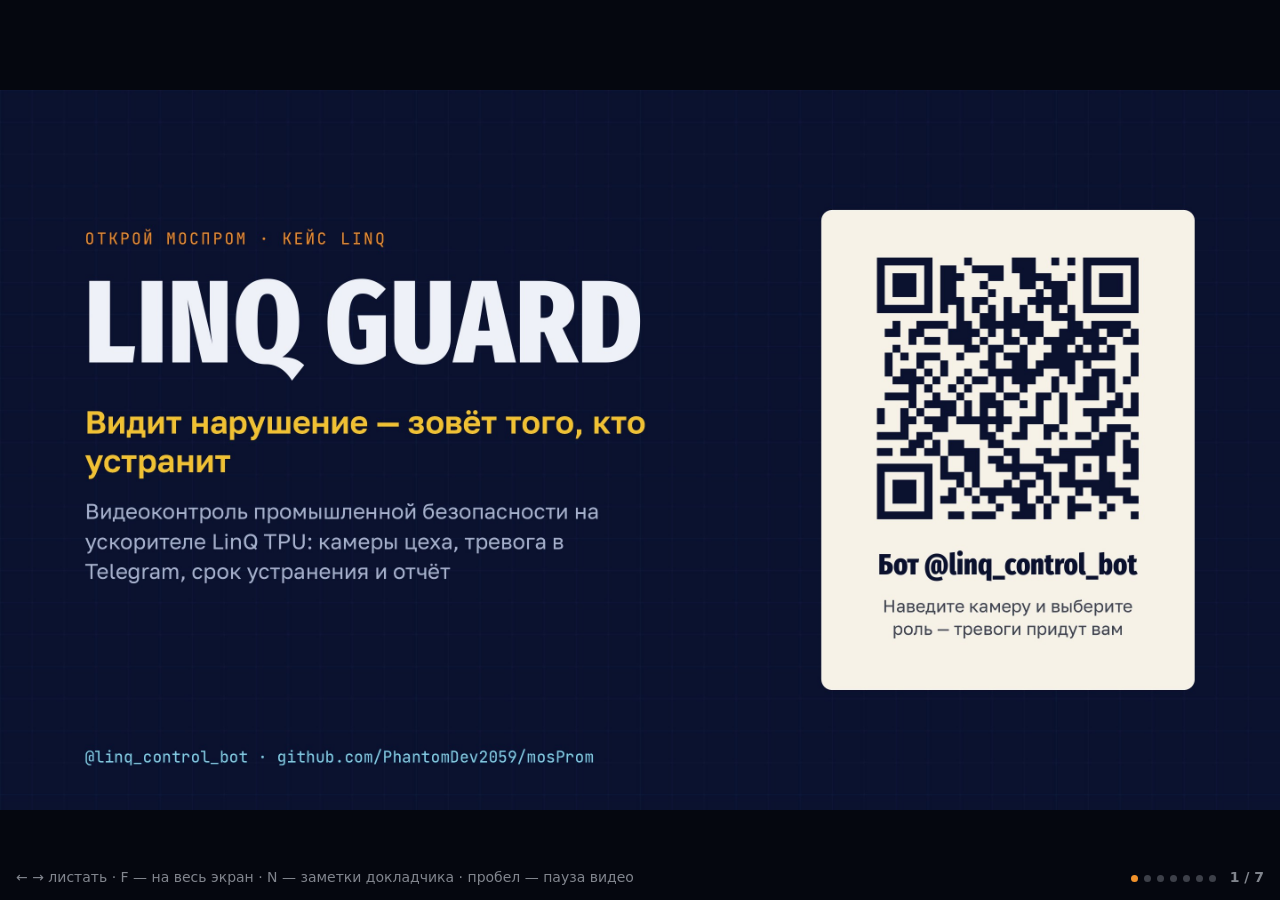
<file: index.html>
<!doctype html>
<html lang="ru">
<head>
<meta charset="utf-8">
<meta name="viewport" content="width=device-width, initial-scale=1">
<title>LinQ Guard</title>
<style>
  :root { --bg: #05070f; --fg: #e8ecf6; --dim: rgba(232,236,246,.55); --acc: #f2922b; }
  * { box-sizing: border-box; }
  html, body { margin: 0; height: 100%; background: var(--bg); color: var(--fg); overflow: hidden;
    font: 14px/1.4 system-ui, -apple-system, "Segoe UI", Roboto, sans-serif; }
  #stage { position: absolute; left: 50%; top: 50%; aspect-ratio: 16 / 9; width: min(100vw, calc(100vh * 16 / 9));
    transform: translate(-50%, -50%); }
  section { position: absolute; inset: 0; opacity: 0; visibility: hidden; transition: opacity .35s ease, visibility 0s .35s; }
  section.on { opacity: 1; visibility: visible; transition: opacity .35s ease; }
  section img { width: 100%; height: 100%; display: block; user-select: none; }
  section video { position: absolute; display: block; background: #000; cursor: pointer; object-fit: contain; }
  #hud { position: fixed; right: 16px; bottom: 12px; display: flex; gap: 6px; align-items: center; transition: opacity .4s; }
  #hud b { font-weight: 600; color: var(--dim); margin-left: 8px; font-variant-numeric: tabular-nums; }
  #hud span { width: 7px; height: 7px; border-radius: 50%; background: rgba(232,236,246,.25); cursor: pointer; }
  #hud span.on { background: var(--acc); }
  body.idle { cursor: none; }
  body.idle #hud, body.idle #help { opacity: 0; }
  #help { position: fixed; left: 16px; bottom: 12px; color: var(--dim); transition: opacity .4s; }
  #notes { position: fixed; left: 0; right: 0; bottom: 0; max-height: 38vh; overflow: auto; padding: 18px 22px 40px;
    background: rgba(5,7,15,.94); border-top: 1px solid rgba(255,255,255,.12); font-size: 18px; line-height: 1.5;
    transform: translateY(100%); transition: transform .25s; }
  body.notes #notes { transform: none; }
  #notes h4 { margin: 0 0 6px; font-size: 12px; letter-spacing: .12em; text-transform: uppercase; color: var(--acc); }
  #notes p { margin: 0; max-width: 1100px; }
  @media (max-width: 700px) { #help { display: none; } }
</style>
</head>
<body>
<div id="stage">
<section data-n="1"><img src="s/1.jpg" alt="Слайд 1" draggable="false"></section>
<section data-n="2"><img src="s/2.jpg" alt="Слайд 2" draggable="false"></section>
<section data-n="3"><img src="s/3.jpg" alt="Слайд 3" draggable="false"><video src="v/film.mp4" poster="s/poster3.jpg" preload="metadata" playsinline style="left:13.33%;top:18.15%;width:73.33%;height:73.33%"></video></section>
<section data-n="4"><img src="s/4.jpg" alt="Слайд 4" draggable="false"></section>
<section data-n="5"><img src="s/5.jpg" alt="Слайд 5" draggable="false"></section>
<section data-n="6"><img src="s/6.jpg" alt="Слайд 6" draggable="false"><video src="v/bot.mp4" poster="s/poster6.jpg" preload="metadata" playsinline style="left:13.25%;top:18.52%;width:73.47%;height:73.47%"></video></section>
<section data-n="7"><img src="s/7.jpg" alt="Слайд 7" draggable="false"></section>
</div>
<div id="hud"></div>
<div id="help">← → листать · F — на весь экран · N — заметки докладчика · пробел — пауза видео</div>
<div id="notes"><h4>Заметки · слайд <span id="nn"></span></h4><p id="nt"></p></div>
<script>
(() => {
  const NOTES = ["LinQ Guard — видеоконтроль промышленной безопасности на ускорителе LinQ. Система сама смотрит камеры цеха, видит нарушение и сразу зовёт того, кто может его устранить: начальника смены, в Telegram, с кадром и сроком. Справа QR-код бота: можно открыть прямо сейчас и выбрать роль — начальник смены, руководитель, оператор или рабочий.", "Почему это важно. По данным Минтруда, шестьдесят пять процентов несчастных случаев на производстве связаны с человеческим фактором: человек без каски, без жилета, с телефоном в проходе, слишком близко к погрузчику. Десять лет назад таких было семьдесят четыре процента, и пострадавших за это время стало вдвое меньше. Именно это и видно на камере. LinQ Guard замечает нарушение за секунды и сразу зовёт того, кто может его устранить.", "Вот как это выглядит за смену. Камеры цеха, модель видит каждого человека — это скелеты — и предметы с уверенностью: каска, голова без каски, телефон, сигарета. Нарушение подтверждается во времени, и только тогда уходит тревога начальнику смены в Telegram: карточка с кадром и сроком, «Принял», «Устранено». Десять видов нарушений: нет каски, нет жилета, телефон, пешеход у погрузчика, курение, падение, лежит без движения, бег, открытый огонь, задымление. Все рамки и тревоги — настоящие срабатывания системы.", "Перенос на ускоритель LinQ. Шесть из семи моделей работают на TPU: поза считается на чипе за восемь с половиной миллисекунд, это около ста семнадцати кадров в секунду, остальные модели — восемь–тринадцать миллисекунд. Модели одной камеры мы склеили в одну программу TPU, кадр уходит на чип один раз — это в полтора–два с половиной раза быстрее. Квантуем на кадрах наших камер и проверяем: людей TPU находит так же, как исходная модель, в девяноста восьми процентах. Каски сознательно оставили в FP32: после INT8 класс «голова без каски» почти исчезает, а точность важнее. Узкое место сейчас не чип, а общий стенд: очередь и сеть. На своём сервере с LinQ это реальное время, около пятнадцати камер на чип при пяти кадрах в секунду.", "Что под капотом. Семь нейросетей: поза с семнадцатью точками скелета — из неё падение, неподвижное лежание, бег и дистанция до техники; наша модель касок; жилеты; погрузчики; огонь и дым с проверкой цвета пламени; сигарета; телефон. Модель касок мы дообучили: открытая находила пять процентов голов без каски, наша — восемьдесят пять, mAP 0,93 против 0,29 на отдельном тесте. Поверх моделей — десять правил, которые подтверждают нарушение во времени, чтобы на одно нарушение была одна тревога. Для камер с калибровкой пола считаем реальные метры до погрузчика и скорость бега.", "Ни одно нарушение не остаётся без ответа. Начальнику смены приходит тревога: кадр, камера, срок устранения и кнопка видео — ролик нарушения плюс-минус четыре секунды для проверки. Он нажимает «Принял», потом «Устранено» с коротким отчётом. Руководитель видит, что не закрыто в срок, время реакции каждого начальника и отчёт смены. Оператор смотрит ленту всех камер и передаёт нарушение начальнику. Рабочий находит себя по фото лица и получает свои итоги смены — без имён и фамилий.", "Камеры, которые не пишут архив, а предотвращают травмы. LinQ Guard: увидели, сообщили, устранили в срок. Код, модели, программы для LinQ и все ролики — в репозитории, QR-код на экране. Спасибо!"];
  const slides = Array.from(document.querySelectorAll('section'));
  const hud = document.getElementById('hud');
  let cur = -1;
  slides.forEach((_, i) => { const d = document.createElement('span'); d.onclick = (e) => { e.stopPropagation(); go(i); }; hud.appendChild(d); });
  const count = document.createElement('b'); hud.appendChild(count);
  const dots = Array.from(hud.querySelectorAll('span'));

  function playVideo(v) {
    v.currentTime = 0;
    v.muted = false;
    v.play().catch(() => { v.muted = true; v.play().catch(() => {}); });   // без жеста пользователя браузер даёт только без звука
  }
  function warm(i) {                                                         // видео соседних слайдов — заранее
    const s = slides[i]; const v = s && s.querySelector('video');
    if (v && v.preload !== 'auto') { v.preload = 'auto'; v.load(); }
  }
  function go(i) {
    i = Math.max(0, Math.min(slides.length - 1, i));
    if (i === cur) return;
    if (cur >= 0) { slides[cur].classList.remove('on'); const v = slides[cur].querySelector('video'); if (v) v.pause(); }
    cur = i;
    const s = slides[cur];
    s.classList.add('on');
    const v = s.querySelector('video');
    if (v) playVideo(v);
    warm(cur + 1); warm(cur - 1);
    dots.forEach((d, k) => d.classList.toggle('on', k === cur));
    count.textContent = (cur + 1) + ' / ' + slides.length;
    document.getElementById('nn').textContent = cur + 1;
    document.getElementById('nt').textContent = NOTES[cur] || '—';
    history.replaceState(null, '', '#' + (cur + 1));
  }
  const video = () => slides[cur].querySelector('video');
  function toggle() {
    const v = video(); if (!v) return false;
    if (v.paused || v.ended) { if (v.ended) v.currentTime = 0; v.muted = false; v.play(); } else v.pause();
    return true;
  }
  function fullscreen() { if (document.fullscreenElement) document.exitFullscreen(); else document.documentElement.requestFullscreen().catch(() => {}); }

  document.addEventListener('keydown', (e) => {
    if (e.ctrlKey || e.metaKey || e.altKey) return;
    const k = e.key.toLowerCase();
    if (['arrowright', 'pagedown', 'enter'].includes(k)) go(cur + 1);
    else if (['arrowleft', 'pageup', 'backspace'].includes(k)) go(cur - 1);
    else if (k === ' ') { if (!toggle()) go(cur + (e.shiftKey ? -1 : 1)); }
    else if (k === 'home') go(0);
    else if (k === 'end') go(slides.length - 1);
    else if (k === 'f' || k === 'а') fullscreen();
    else if (k === 'n' || k === 'т') document.body.classList.toggle('notes');
    else if (k === 'm' || k === 'ь') { const v = video(); if (v) v.muted = !v.muted; }
    else if (/^[1-9]$/.test(k)) go(+k - 1);
    else return;
    e.preventDefault();
  });
  document.getElementById('stage').addEventListener('click', (e) => {
    if (e.target.tagName === 'VIDEO') { toggle(); return; }
    const r = e.currentTarget.getBoundingClientRect();
    go(cur + (e.clientX - r.left < r.width / 3 ? -1 : 1));
  });
  let tx = null;
  document.addEventListener('touchstart', (e) => { tx = e.touches[0].clientX; }, { passive: true });
  document.addEventListener('touchend', (e) => {
    if (tx === null) return; const dx = e.changedTouches[0].clientX - tx; tx = null;
    if (Math.abs(dx) > 50) go(cur + (dx < 0 ? 1 : -1));
  });
  let idle;
  const wake = () => { document.body.classList.remove('idle'); clearTimeout(idle); idle = setTimeout(() => document.body.classList.add('idle'), 2500); };
  document.addEventListener('mousemove', wake); wake();
  slides.forEach((s) => { const im = new Image(); im.src = s.querySelector('img').src; });
  go(Math.max(0, (parseInt(location.hash.slice(1), 10) || 1) - 1));
})();
</script>
</body>
</html>
</file>
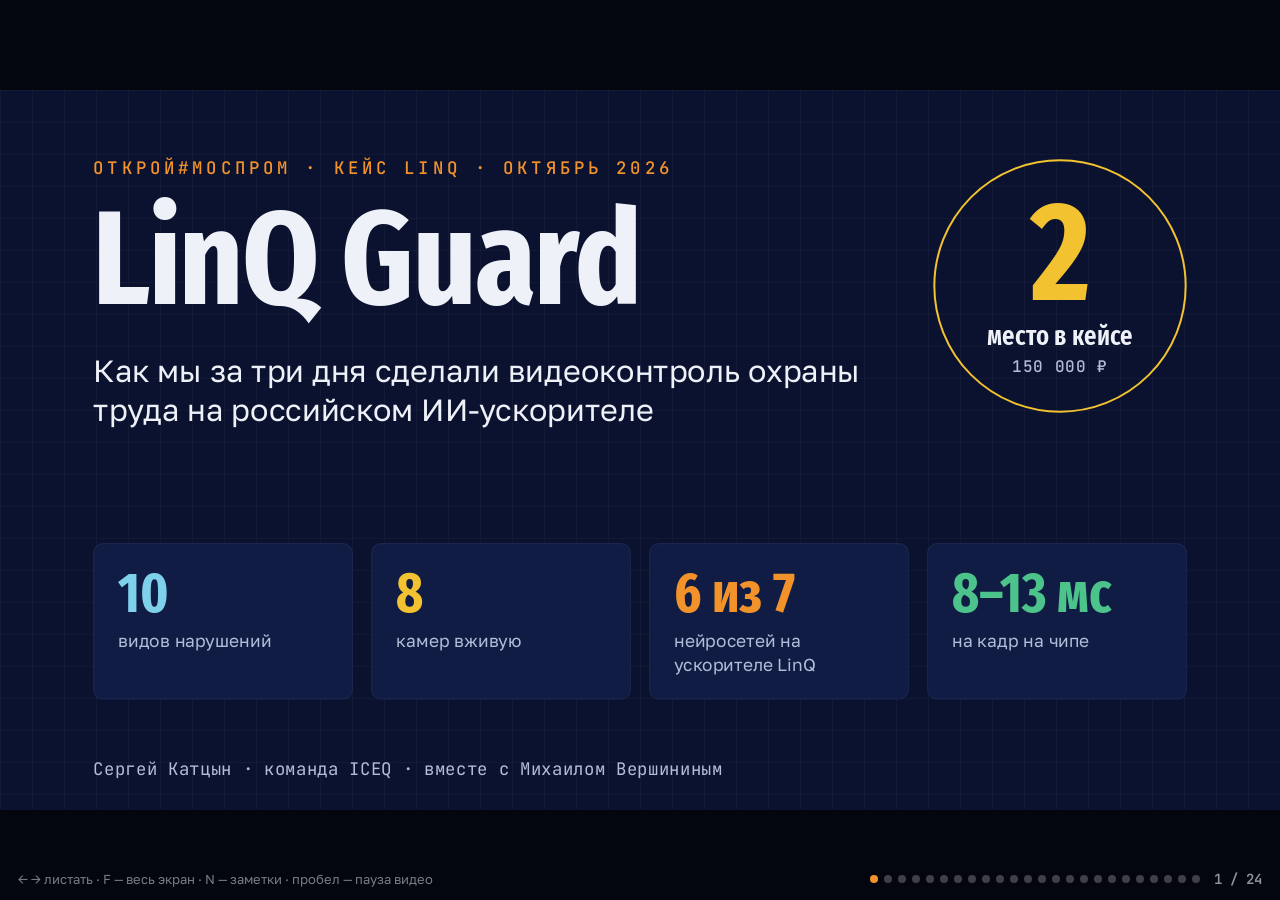
<file: talk/index.html>
<!doctype html>
<html lang="ru">
<head>
<meta charset="utf-8">
<meta name="viewport" content="width=device-width, initial-scale=1">
<title>LinQ Guard · как мы взяли 2 место</title>
<style>
@font-face { font-family: Fira; src: url(fonts/FiraSansExtraCondensed-Bold.ttf); font-weight: 700; }
@font-face { font-family: Fira; src: url(fonts/FiraSansExtraCondensed-SemiBold.ttf); font-weight: 600; }
@font-face { font-family: Golos; src: url(fonts/GolosText-VF.ttf); font-weight: 400 900; }
@font-face { font-family: JB; src: url(fonts/JetBrainsMono-VF.ttf); font-weight: 100 800; }
:root {
  --bg: #0b122f; --bg2: #101c43; --line: #26335f; --fg: #eef1f8; --dim: #b3bcd8; --mute: #7d88ad;
  --or: #f2922b; --ye: #f2c230; --cy: #7fd0ea; --re: #ef5a4c; --gr: #4cc38a;
  --paper: #efe8d6; --paper2: #f6f1e4; --ink: #141a2c; --ink2: #4a4f61; --rule: #d8ccb2;
}
* { box-sizing: border-box; margin: 0; padding: 0; }
html, body { height: 100%; background: #04060f; overflow: hidden; color: var(--fg); }
#stage { position: absolute; left: 50%; top: 50%; width: 1920px; height: 1080px; transform-origin: 0 0; }
.slide { position: absolute; inset: 0; padding: 104px 140px 96px; display: flex; flex-direction: column;
  background: var(--bg); font: 400 34px/1.42 Golos, system-ui, sans-serif; opacity: 0; visibility: hidden;
  transition: opacity .35s, visibility 0s .35s; overflow: hidden; }
.slide.on { opacity: 1; visibility: visible; transition: opacity .35s; }
.slide.grid { background-image: linear-gradient(rgba(255,255,255,.028) 1px, transparent 1px),
  linear-gradient(90deg, rgba(255,255,255,.028) 1px, transparent 1px); background-size: 48px 48px; }
.slide.paper { background: var(--paper); color: var(--ink); }
.eyebrow { font: 500 26px/1 JB, monospace; letter-spacing: .2em; text-transform: uppercase; color: var(--or); margin-bottom: 26px; }
.paper .eyebrow { color: #b35c12; }
h1, h2 { font-family: Fira; font-weight: 700; letter-spacing: -.01em; line-height: .98; }
h1 { font-size: 200px; }
h2 { font-size: 96px; margin-bottom: 52px; }
.dim { color: var(--dim); } .paper .dim { color: var(--ink2); }
.mono { font-family: JB, monospace; }
.foot { position: absolute; left: 140px; right: 140px; bottom: 44px; font: 400 22px/1.3 JB, monospace; color: var(--mute); }
.paper .foot { color: #8a8270; }
.row { display: flex; gap: 40px; }
.col { flex: 1; min-width: 0; }
.card { background: var(--bg2); border: 1px solid var(--line); border-radius: 14px; padding: 34px 36px; }
.paper .card { background: var(--paper2); border-color: var(--rule); }
.k { font-family: Fira; font-weight: 700; line-height: .95; }
.lbl { font-size: 28px; line-height: 1.35; color: var(--dim); margin-top: 14px; }
.paper .lbl { color: var(--ink2); }
ul.clean { list-style: none; }
ul.clean li { padding: 16px 0 16px 34px; position: relative; border-bottom: 1px solid var(--line); }
.paper ul.clean li { border-color: var(--rule); }
ul.clean li::before { content: ""; position: absolute; left: 0; top: 33px; width: 12px; height: 12px; border-radius: 3px; background: var(--or); }
.vid { position: relative; background: #000; border-radius: 12px; overflow: hidden; box-shadow: 0 30px 80px rgba(0,0,0,.45); }
.vid video { display: block; width: 100%; height: 100%; object-fit: contain; cursor: pointer; }
.vbar { position: absolute; left: 0; right: 0; bottom: 0; height: 5px; background: rgba(255,255,255,.1); }
.vbar i { display: block; height: 100%; width: 0; background: var(--or); }
.tag { display: inline-block; font: 600 22px/1 JB, monospace; letter-spacing: .08em; padding: 10px 14px; border-radius: 8px; }

/* титул */
.title-badge { position: absolute; right: 140px; top: 104px; width: 380px; height: 380px; border-radius: 50%;
  border: 3px solid var(--ye); display: flex; flex-direction: column; align-items: center; justify-content: center; text-align: center; }
.title-badge b { font: 700 210px/.8 Fira; color: var(--ye); }
.title-badge span { font: 600 40px/1.1 Fira; color: var(--fg); margin-top: 18px; }
.title-badge small { font: 500 24px/1 JB, monospace; color: var(--dim); margin-top: 12px; letter-spacing: .08em; }

/* слайд-идея */
.motto div { font: 700 210px/1 Fira; letter-spacing: -.015em; }

/* схема */
.flow { position: relative; height: 640px; }
.node { position: absolute; width: 360px; height: 230px; border-radius: 16px; background: var(--bg2); border: 2px solid var(--line); padding: 26px 28px; }
.node .n { font: 600 22px/1 JB, monospace; color: var(--or); letter-spacing: .1em; }
.node h4 { font: 700 46px/1 Fira; margin: 14px 0 12px; }
.node p { font-size: 25px; line-height: 1.32; color: var(--dim); }
.node.hot { border-color: var(--or); background: #2a1e18; }
.node.out { border-color: var(--gr); }
svg.wires { position: absolute; inset: 0; width: 100%; height: 100%; overflow: visible; }

/* таблица моделей */
table.models { width: 100%; border-collapse: collapse; font-size: 30px; }
table.models td { padding: 15px 18px 15px 0; border-bottom: 1px solid var(--rule); vertical-align: top; }
table.models td:first-child { font: 700 36px/1.1 Fira; white-space: nowrap; width: 300px; }
table.models td:last-child { text-align: right; white-space: nowrap; font: 600 24px/1.4 JB, monospace; }
.tpu { color: #b35c12; } .cpu { color: #b0322a; }

/* шаги */
.steps { display: flex; gap: 22px; }
.step { flex: 1; border-top: 4px solid var(--or); padding-top: 22px; }
.step b { display: block; font: 600 24px/1 JB, monospace; color: var(--or); margin-bottom: 14px; }
.step p { font-size: 33px; line-height: 1.3; }

/* бар узкого места */
.bar { height: 92px; border-radius: 12px; overflow: hidden; display: flex; font: 600 26px/92px JB, monospace; }
.bar .a { background: var(--or); color: #1a0e04; padding: 0 14px; white-space: nowrap; }
.bar .b { flex: 1; background: #283463; color: var(--dim); padding-left: 26px; }

/* таймлайн */
.tl { display: flex; gap: 30px; margin-top: 40px; }
.tl .d { flex: 1; border-top: 4px solid #c9b994; padding-top: 22px; position: relative; }
.tl .d::before { content: ""; position: absolute; top: -14px; left: 0; width: 22px; height: 22px; border-radius: 50%; background: #b35c12; }
.tl .d h5 { font: 700 54px/1 Fira; margin-bottom: 10px; }
.tl .d .t { font: 600 22px/1 JB, monospace; color: #8a6a3a; margin-bottom: 18px; letter-spacing: .06em; }
.tl .d p { font-size: 31px; line-height: 1.34; color: var(--ink2); margin-bottom: 16px; }
.tl .d p b { color: var(--ink); }

/* карточки причин */
.reasons { display: grid; grid-template-columns: repeat(3, 1fr); gap: 26px; }
.reasons .card h4 { font: 700 44px/1 Fira; margin-bottom: 14px; }
.reasons .card p { font-size: 27px; line-height: 1.34; color: var(--dim); }
.quote { border-left: 6px solid var(--ye); padding: 8px 0 8px 32px; font-size: 32px; line-height: 1.4; }
.quote small { display: block; font: 500 22px/1.3 JB, monospace; color: var(--mute); margin-top: 12px; }


.code { font-variant-ligatures: none; background: #060a1c; border: 1px solid var(--line); border-radius: 14px; padding: 30px 36px; font: 400 25px/1.5 JB, monospace; color: #dfe6ff; white-space: pre; }
.code .kw { color: var(--or); } .code .st { color: var(--cy); } .code .cm { color: #6f7ba3; } .code .fn { color: var(--ye); }
.flow6 { display: grid; grid-template-columns: repeat(3, 1fr); gap: 24px; }
.flow6 .card b { display: block; font: 600 24px/1 JB, monospace; color: var(--or); margin-bottom: 14px; }
.flow6 .card p { font-size: 30px; line-height: 1.3; }
.who { display: grid; grid-template-columns: repeat(3, 1fr); gap: 28px; }
.who .card h4 { font: 700 54px/1 Fira; margin-bottom: 6px; }
.who .card .r { font: 500 22px/1 JB, monospace; letter-spacing: .08em; color: var(--mute); margin-bottom: 20px; }
.who .card li { font-size: 28px; line-height: 1.3; margin: 0 0 12px 26px; color: var(--dim); }
.stat5 { display: flex; gap: 24px; }
.stat5 .card { flex: 1; padding: 28px 30px; }

/* интерфейс плеера */
#hud { position: fixed; right: 18px; bottom: 14px; display: flex; gap: 6px; align-items: center; transition: opacity .4s; z-index: 5; }
#hud span { width: 8px; height: 8px; border-radius: 50%; background: rgba(238,241,248,.25); cursor: pointer; }
#hud span.on { background: var(--or); }
#hud b { font: 600 14px/1 JB, monospace; color: rgba(238,241,248,.6); margin-left: 8px; }
#help { position: fixed; left: 18px; bottom: 14px; font: 13px/1 Golos, sans-serif; color: rgba(238,241,248,.5); transition: opacity .4s; z-index: 5; }
body.idle { cursor: none; } body.idle #hud, body.idle #help { opacity: 0; }
#notes { position: fixed; left: 0; right: 0; bottom: 0; max-height: 36vh; overflow: auto; padding: 18px 24px 42px; z-index: 6;
  background: rgba(4,6,15,.95); border-top: 1px solid rgba(255,255,255,.12); font: 19px/1.5 Golos, sans-serif; color: #eef1f8;
  transform: translateY(100%); transition: transform .25s; }
body.notes #notes { transform: none; }
#notes h6 { font: 600 12px/1 JB, monospace; letter-spacing: .14em; text-transform: uppercase; color: var(--or); margin-bottom: 8px; }
</style>
</head>
<body>
<div id="stage">

<!-- 1. Титул -->
<section class="slide grid" data-notes="Привет! Я Сергей, команда ICEQ. Расскажу, как мы с Михаилом Вершининым за три дня сделали LinQ Guard — систему видеоконтроля охраны труда на российском ИИ-ускорителе — и взяли 2 место в кейсе LinQ на хакатоне «Открой#Моспром». Будет про задачу, архитектуру, перенос нейросетей на чип и про то, что, как мне кажется, решило исход.">
  <div class="eyebrow">Открой#Моспром · кейс LinQ · октябрь 2026</div>
  <h1>LinQ Guard</h1>
  <p style="font-size:46px;line-height:1.25;max-width:1150px;margin-top:40px">Как мы за три дня сделали видеоконтроль охраны труда на российском ИИ-ускорителе</p>
  <div class="title-badge"><b>2</b><span>место в кейсе</span><small>150 000 ₽</small></div>
  <div class="row" style="gap:28px;margin-top:auto;margin-bottom:70px">
    <div class="card col"><div class="k" style="font-size:84px;color:var(--cy)">10</div><div class="lbl" style="font-size:26px">видов нарушений</div></div>
    <div class="card col"><div class="k" style="font-size:84px;color:var(--ye)">8</div><div class="lbl" style="font-size:26px">камер вживую</div></div>
    <div class="card col"><div class="k" style="font-size:84px;color:var(--or)">6 из 7</div><div class="lbl" style="font-size:26px">нейросетей на ускорителе LinQ</div></div>
    <div class="card col"><div class="k" style="font-size:84px;color:var(--gr)">8–13 мс</div><div class="lbl" style="font-size:26px">на кадр на чипе</div></div>
  </div>
  <div class="foot" style="color:var(--dim);font-size:26px">Сергей Катцын · команда ICEQ · вместе с Михаилом Вершининым</div>
</section>

<!-- 2. Хакатон -->
<section class="slide grid" data-notes="Открой#Моспром — молодёжный хакатон с кейсами от компаний-постановщиков. Формат жёсткий: три дня, три чек-поинта с экспертами, где смотрят прогресс и дают обратную связь, и финальная защита всего на три минуты. К 10 утра последнего дня нужно было сдать код, README, тизер и презентацию.">
  <div class="eyebrow">01 · Хакатон</div>
  <h2>Открой#Моспром</h2>
  <div class="row" style="gap:28px;margin-top:30px">
    <div class="card col" style="min-height:420px"><div class="k" style="font-size:190px;color:var(--ye)">3</div><div class="lbl">дня, 23–25 октября</div></div>
    <div class="card col" style="min-height:420px"><div class="k" style="font-size:190px;color:var(--cy)">3</div><div class="lbl">чек-поинта с экспертами и обратной связью</div></div>
    <div class="card col" style="min-height:420px"><div class="k" style="font-size:190px;color:var(--or)">3</div><div class="lbl">минуты на финальную защиту</div></div>
    <div class="card col" style="min-height:420px"><div class="k" style="font-size:150px;color:var(--gr);margin-top:24px">10:00</div><div class="lbl">дедлайн: код, README, тизер, презентация</div></div>
  </div>
  <p class="dim" style="margin-top:70px;font-size:38px">Молодёжный хакатон с реальными кейсами от компаний. Мы выбрали кейс LinQ, российского разработчика ИИ-ускорителей.</p>
</section>

<!-- 3. Кейс -->
<section class="slide paper" data-notes="Задача кейса: веб-сервис, который по видео с камер находит нарушения техники безопасности. Ключевое условие — инференс обязательно на ускорителе LinQ, с замерами скорости. Отдельно перечислены обязательные требования и желательные. Обратите внимание на «одно нарушение — одно оповещение»: это важно, иначе начальник смены утонет в спаме.">
  <div class="eyebrow">02 · Кейс LinQ</div>
  <h2>Задача</h2>
  <p class="quote" style="border-color:#b35c12;font-size:38px;margin-bottom:52px">Сервис, который по видео с камер находит нарушения техники безопасности.<br><b>Инференс — обязательно на российском ускорителе LinQ, с замерами скорости.</b></p>
  <div class="row" style="gap:60px">
    <div class="col">
      <div class="mono" style="font-size:24px;color:#b35c12;margin-bottom:8px;letter-spacing:.1em">ОБЯЗАТЕЛЬНО</div>
      <ul class="clean" style="font-size:30px">
        <li>видеопотоки с камер или наборы снимков</li>
        <li>распознавание нарушений нейросетями</li>
        <li>оповещение с кадром, камерой и временем</li>
        <li>одно нарушение — одно оповещение</li>
        <li>журнал событий с фильтрами</li>
      </ul>
    </div>
    <div class="col">
      <div class="mono" style="font-size:24px;color:#b35c12;margin-bottom:8px;letter-spacing:.1em">ЖЕЛАТЕЛЬНО</div>
      <ul class="clean" style="font-size:30px">
        <li>зоны и правила под каждую камеру</li>
        <li>дашборд со статистикой</li>
        <li>подтверждение и отклонение оператором</li>
        <li>несколько потоков одновременно</li>
      </ul>
    </div>
  </div>
</section>

<!-- 4. Проблема -->
<section class="slide grid" data-notes="Почему это важно. По данным Минтруда, 65% несчастных случаев на производстве связаны с человеческим фактором: без каски, без жилета, с телефоном, слишком близко к технике. Камеры при этом уже висят почти везде, но работают как архив: запись поднимают после травмы. Оператор физически не уследит за десятками экранов.">
  <div class="eyebrow">03 · Проблема</div>
  <div class="row" style="align-items:center;gap:90px;margin-top:30px">
    <div style="flex:0 0 720px">
      <div class="k" style="font-size:330px;color:var(--ye)">65%</div>
      <p style="font-size:40px;line-height:1.25;margin-top:10px">несчастных случаев на производстве связаны с человеческим фактором</p>
      <p class="mono" style="font-size:22px;color:var(--mute);margin-top:18px">Минтруд России, 2024</p>
    </div>
    <div class="col">
      <ul class="clean" style="font-size:36px">
        <li>Камеры висят почти в каждом цехе, но запись смотрят после травмы</li>
        <li>Оператор не уследит за десятками экранов</li>
        <li>Обход инженера по охране труда выборочный</li>
        <li>Нет статистики, где и когда нарушают чаще</li>
      </ul>
    </div>
  </div>
</section>

<!-- 5. Идея -->
<section class="slide grid" data-notes="Главная мысль, которую мы держали весь хакатон: ценность не в том, чтобы нейросеть нашла каску. Ценность в том, что нарушение устранили. Поэтому система не просто детектирует, а ведёт нарушение до конца: тревога ответственному, срок, отметка «Устранено» с отчётом и эскалация руководителю, если не успели. Эксперты на втором чек-поинте сказали то же самое: промбез — это онлайн и быстрая реакция.">
  <div class="eyebrow">04 · Идея</div>
  <div class="motto" style="margin-top:20px">
    <div style="color:var(--cy)">Увидели.</div>
    <div style="color:var(--ye)">Сообщили.</div>
    <div style="color:var(--gr)">Устранили в срок.</div>
  </div>
  <p class="dim" style="font-size:36px;margin-top:46px;max-width:1500px">Ценность не в детекции, а в том, что нарушение устранили: у каждой тревоги есть ответственный, срок и отчёт.</p>
</section>

<!-- 6. Фильм -->
<section class="slide grid" style="padding-top:80px" data-notes="Вот как это выглядит за смену. Это фильм, который мы показывали на защите. Камеры, модель видит каждого человека — это скелеты — и предметы с уверенностью. Нарушение подтверждается во времени, и только тогда уходит тревога начальнику смены в Telegram. Все рамки и тревоги — настоящие срабатывания системы. (Пробел — пауза)">
  <div class="eyebrow">05 · Как это выглядит</div>
  <h2 style="font-size:76px;margin-bottom:32px">Смена: 10 видов нарушений, 10 тревог</h2>
  <div class="vid" style="width:1400px;height:788px;align-self:center"><video src="../v/film.mp4" poster="../s/poster3.jpg" preload="metadata" playsinline></video><div class="vbar"><i></i></div></div>
</section>

<!-- 7. Схема -->
<section class="slide grid" data-notes="Архитектура — путь одного кадра. Кадр с камеры или из файла уменьшаем до 640 на 640. Тяжёлая часть нейросетей, свёртки, считается на ускорителе LinQ в INT8: кадр уходит через очередь RabbitMQ на воркеры с чипами. На процессоре остаётся только хвост — декодирование рамок и подавление дублей. Дальше трекер понимает, что это тот же человек, что кадр назад, правила решают, нарушение ли это, и подтверждают его во времени. Одно нарушение — одно событие: в журнал с кадром и роликом, критичное — сразу начальнику смены в Telegram.">
  <div class="eyebrow">06 · Архитектура</div>
  <h2 style="margin-bottom:40px">Путь одного кадра</h2>
  <div class="flow">
    <svg class="wires" viewBox="0 0 1640 640" preserveAspectRatio="none">
      <g stroke="#3a4a85" stroke-width="4" fill="none" stroke-linecap="round">
        <path d="M360 115 H427"/><path d="M787 115 H853"/><path d="M1213 115 H1280"/>
        <path d="M1460 230 V295 H180 V360"/>
        <path d="M360 475 H427"/><path d="M787 475 H853"/><path d="M1213 475 H1280"/>
      </g>
      <g fill="#f2922b"><circle cx="427" cy="115" r="7"/><circle cx="853" cy="115" r="7"/><circle cx="1280" cy="115" r="7"/>
        <circle cx="180" cy="360" r="7"/><circle cx="427" cy="475" r="7"/><circle cx="853" cy="475" r="7"/><circle cx="1280" cy="475" r="7"/></g>
    </svg>
    <div class="node" style="left:0;top:0"><div class="n">01</div><h4>Камера</h4><p>IP-камера или видеофайл, 5 кадров в секунду</p></div>
    <div class="node" style="left:427px;top:0"><div class="n">02</div><h4>Подготовка</h4><p>кадр 640×640 на CPU</p></div>
    <div class="node hot" style="left:853px;top:0"><div class="n">03</div><h4>LinQ TPU</h4><p>свёртки в INT8, через RabbitMQ на 16 воркеров</p></div>
    <div class="node" style="left:1280px;top:0"><div class="n">04</div><h4>Хвост на CPU</h4><p>рамки и подавление дублей</p></div>
    <div class="node" style="left:0;top:360px"><div class="n">05</div><h4>Трекер</h4><p>тот же человек, что кадр назад</p></div>
    <div class="node" style="left:427px;top:360px"><div class="n">06</div><h4>Правила</h4><p>10 видов нарушений, подтверждение во времени</p></div>
    <div class="node" style="left:853px;top:360px"><div class="n">07</div><h4>Событие</h4><p>одно нарушение — одна тревога, кадр и ролик ±4 с</p></div>
    <div class="node out" style="left:1280px;top:360px"><div class="n">08</div><h4>Люди</h4><p>Telegram-бот, мини-апп, дашборд, журнал</p></div>
  </div>
</section>

<!-- 8. Модели -->
<section class="slide paper" data-notes="Под капотом семь нейросетей. Поза человека с 17 точками скелета — из неё считаем падение, неподвижное лежание, бег и дистанцию до техники. Своя модель касок, жилеты, погрузчики, огонь и дым с проверкой цвета пламени, сигарета, телефон. Важно: нейросеть только находит объекты, а нарушение решают правила. Поэтому новый вид нарушения добавляется новым правилом без переделки системы — это было прямо в требованиях кейса.">
  <div class="eyebrow">07 · Нейросети</div>
  <h2 style="margin-bottom:34px">7 нейросетей и 10 правил поверх них</h2>
  <div class="row" style="gap:60px">
    <div style="flex:0 0 1180px">
      <table class="models">
        <tr><td>YOLOv8n-pose</td><td>человек и 17 точек скелета: падение, лежит, бег, дистанция</td><td class="tpu">TPU</td></tr>
        <tr><td>YOLOv8s, своя</td><td>каска и голова без каски</td><td class="cpu">CPU · FP32</td></tr>
        <tr><td>YOLOv8</td><td>сигнальный жилет</td><td class="tpu">TPU</td></tr>
        <tr><td>YOLOv8</td><td>погрузчик</td><td class="tpu">TPU</td></tr>
        <tr><td>YOLOv8</td><td>огонь и дым, плюс проверка цвета пламени</td><td class="tpu">TPU</td></tr>
        <tr><td>YOLO11</td><td>сигарета у рук или лица</td><td class="tpu">TPU</td></tr>
        <tr><td>YOLOv8s</td><td>телефон в руках</td><td class="tpu">TPU</td></tr>
      </table>
    </div>
    <div class="col">
      <div class="card" style="background:#141a2c;color:#eef1f8;border:0">
        <div class="mono" style="font-size:22px;color:var(--ye);letter-spacing:.1em">ПРИНЦИП</div>
        <p style="font-size:34px;line-height:1.3;margin-top:16px">Нейросеть находит объекты. Нарушение решают <b style="color:var(--ye)">правила</b>.</p>
        <p style="font-size:28px;line-height:1.35;margin-top:22px;color:#b3bcd8">Новое нарушение — новое правило, систему переделывать не нужно.</p>
      </div>
    </div>
  </div>
</section>

<!-- 9. Каски -->
<section class="slide grid" data-notes="Отдельная история — каски. Открытая модель с Hugging Face на тестовых снимках находила голову без каски всего в 5% случаев. Мы дообучили свою YOLOv8s на открытом датасете СИЗ на GPU и проверяли на 2751 снимке, которых не было в обучении. Наша находит 85% голов без каски, mAP50 0,93 против 0,29. Это то, что экспертам понравилось больше всего: не взяли готовое, а сделали лучше и доказали цифрами.">
  <div class="eyebrow">08 · Дообучение</div>
  <h2>Открытая модель почти не видела голов без каски</h2>
  <div class="row" style="gap:40px;align-items:stretch">
    <div class="card col" style="padding:46px">
      <div class="mono" style="font-size:24px;color:var(--mute);letter-spacing:.1em">ОТКРЫТАЯ МОДЕЛЬ</div>
      <div class="k" style="font-size:250px;color:var(--re);margin-top:10px">5%</div>
      <div class="lbl" style="font-size:32px">голов без каски находит · mAP50 0,29</div>
    </div>
    <div class="card col" style="padding:46px;border-color:var(--gr)">
      <div class="mono" style="font-size:24px;color:var(--gr);letter-spacing:.1em">НАША YOLOv8s</div>
      <div class="k" style="font-size:250px;color:var(--gr);margin-top:10px">85%</div>
      <div class="lbl" style="font-size:32px">голов без каски находит · mAP50 0,93</div>
    </div>
  </div>
  <div class="foot">Дообучение на GPU на открытом датасете СИЗ (jhboyo/ppe-dataset) · тест на 2751 снимке, которых не было в обучении</div>
</section>

<!-- 10. TPU -->
<section class="slide grid" data-notes="Главное по кейсу — перенос на ускоритель LinQ. Экспортируем модель в ONNX со статичным входом. Режем сеть по последним свёрткам: всё тяжёлое уходит на чип, на процессоре остаётся лёгкий хвост. Квантуем в INT8, причём калибруем не на случайном шуме, как в примере SDK, а на кадрах наших камер. Дообучаем пороги квантования и компилируем самым сильным пресетом O5. Результат: поза на чипе 8,5 миллисекунды, после переноса людей находит так же, как исходная модель, в 98% случаев. А модели одной камеры мы склеили в одну программу ускорителя — кадр едет на чип один раз, это в 1,4–2,6 раза быстрее.">
  <div class="eyebrow">09 · LinQ TPU</div>
  <h2>Как модель попала на чип</h2>
  <div class="steps">
    <div class="step"><b>01</b><p>ONNX со статичным входом 640×640</p></div>
    <div class="step"><b>02</b><p>Срез сети: свёртки на чип, хвост на CPU</p></div>
    <div class="step"><b>03</b><p>Калибровка на кадрах наших камер</p></div>
    <div class="step"><b>04</b><p>INT8 и дообучение порогов квантования</p></div>
    <div class="step"><b>05</b><p>Компиляция пресетом O5</p></div>
  </div>
  <div class="row" style="gap:28px;margin-top:90px">
    <div class="card col" style="padding:44px 40px"><div class="k" style="font-size:140px;color:var(--or)">8,5 мс</div><div class="lbl">поза на чипе, около 117 кадров в секунду</div></div>
    <div class="card col" style="padding:44px 40px"><div class="k" style="font-size:140px;color:var(--cy)">98%</div><div class="lbl">людей находит так же, как исходная модель</div></div>
    <div class="card col" style="padding:44px 40px"><div class="k" style="font-size:140px;color:var(--ye)">×1,4–2,6</div><div class="lbl">модели камеры склеены в одну программу</div></div>
  </div>
</section>

<!-- 11. Узкое место -->
<section class="slide grid" data-notes="Честные замеры. На чипе модель считается за 8,5 миллисекунды, а весь запрос через общий стенд организаторов — около 300. 97% времени уходит на очередь, сеть и сериализацию, а не на чип. На своём сервере с ускорителем это реальное время, около 15 камер на чип. И осознанное решение: модель касок после INT8 находила голову без каски в 1% случаев, поэтому её мы оставили в полной точности на процессоре. Точность для охраны труда важнее скорости, эксперты это прямо подтвердили.">
  <div class="eyebrow">10 · Честные замеры</div>
  <h2>Чип быстрый, тормозит всё вокруг</h2>
  <div class="mono" style="font-size:24px;color:var(--mute);margin-bottom:14px">ОДИН ЗАПРОС ЧЕРЕЗ СТЕНД ОРГАНИЗАТОРОВ ≈ 310 МС</div>
  <div class="bar"><div class="a">чип 8,5 мс</div><div class="b">очередь RabbitMQ, сеть, сериализация, 1,5 ядра CPU на контейнер</div></div>
  <div class="row" style="gap:40px;margin-top:64px">
    <div class="card col"><h4 class="k" style="font-size:52px;margin-bottom:16px">Свой сервер с LinQ</h4><p class="dim" style="font-size:30px">Реальное время, около 15 камер на один чип при 5 кадрах в секунду.</p></div>
    <div class="card col" style="border-color:var(--re)"><h4 class="k" style="font-size:52px;margin-bottom:16px">Каски — в FP32, сознательно</h4><p class="dim" style="font-size:30px">После INT8 «голова без каски» находилась в 1% случаев. Точность важнее скорости.</p></div>
  </div>
</section>

<!-- 12. Бот -->
<section class="slide paper" data-notes="Что получает человек на заводе. Начальнику смены в Telegram приходит тревога: кадр, камера, срок устранения и кнопка видео — ролик плюс-минус четыре секунды для проверки. Он жмёт «Принял», потом «Устранено» с коротким отчётом. Не успел за 30 минут — уведомление получает руководитель. Оператор видит ленту всех камер, рабочий находит себя по фото и видит свои нарушения. (Пробел — пауза)">
  <div class="eyebrow">11 · Для завода</div>
  <h2 style="font-size:84px;margin-bottom:36px">Ни одно нарушение не остаётся без ответа</h2>
  <div class="row" style="gap:44px;align-items:flex-start">
    <div class="vid" style="flex:0 0 1160px;height:653px"><video src="../v/bot.mp4" poster="../s/poster6.jpg" preload="metadata" playsinline></video><div class="vbar"><i></i></div></div>
    <div class="col">
      <ul class="clean" style="font-size:28px;line-height:1.3">
        <li><b>Начальник смены</b><br><span class="dim">тревога с кадром и сроком, «Принял» и «Устранено» с отчётом</span></li>
        <li><b>Руководитель</b><br><span class="dim">что не закрыто за 30 минут, время реакции</span></li>
        <li><b>Оператор</b><br><span class="dim">лента всех камер, передаёт нарушение начальнику</span></li>
        <li><b>Рабочий</b><br><span class="dim">свои нарушения, находит себя по фото</span></li>
      </ul>
    </div>
  </div>
</section>

<!-- 13. Стенд -->
<section class="slide grid" data-notes="Всё это работало не на нашем ноутбуке, а на стенде организаторов, на их ускорителе. Сервис, бот и туннель наружу жили в нашем контейнере JupyterHub с полутора ядрами процессора. В мини-аппе были кнопки с примерами: нажимаешь «огонь», ролик уходит на TPU, и через 10–20 секунд в боте тревога. На защите эксперты могли открыть бота по QR-коду и сами всё потрогать. А чтобы ночью ничего не упало, был сторож, который поднимает упавшее, и внешний монитор, который пишет в Telegram.">
  <div class="eyebrow">12 · Прод на чужом железе</div>
  <div class="row" style="gap:80px;align-items:flex-start">
    <div class="col">
      <h2>Работало на стенде организаторов</h2>
      <ul class="clean" style="font-size:33px">
        <li>Сервис, бот и туннель в нашем контейнере JupyterHub, 1,5 ядра CPU</li>
        <li>Кнопка «огонь» в мини-аппе: ролик уходит на TPU, тревога в боте через 10–20 с</li>
        <li>Все 8 камер цеха вживую с разметкой прямо в Telegram</li>
        <li>Сторож поднимает упавшее, внешний монитор пишет в Telegram</li>
        <li>На защите эксперты сами открывали бота по QR-коду</li>
      </ul>
    </div>
    <div style="flex:0 0 560px;border-radius:44px;border:10px solid #1e2850;overflow:hidden;box-shadow:0 30px 80px rgba(0,0,0,.5);margin-top:10px">
      <img src="img/cams.jpg" alt="Мини-апп: все камеры цеха" style="width:100%;display:block">
    </div>
  </div>
</section>

<!-- 14. Три дня -->
<section class="slide paper" data-notes="Как шли эти три дня. Первый день — разобрались с кейсом, подключились к стенду через VPN, подняли первый прототип прямо на их TPU, с веб-камерой. Утром второго дня второй чек-поинт, и эксперты дали ключевой фидбэк: точность важнее скорости, нужна онлайн-реакция и роли. Весь второй день — интеграция продукта со стендом, бот, склейка моделей, лайв на TPU. Ночью упаковка: README, тизер, презентация, фильм. И утром сдача и защита на три минуты.">
  <div class="eyebrow">13 · Три дня</div>
  <h2>Как это было</h2>
  <div class="tl">
    <div class="d"><h5>23 октября</h5><div class="t">ДЕНЬ 1 · ЧП 1</div><p>Разобрали кейс, подключились к стенду LinQ через VPN</p><p><b>Первый прототип прямо на их TPU</b>, вживую с веб-камеры</p></div>
    <div class="d"><h5>24 октября</h5><div class="t">УТРО · ЧП 2</div><p>Фидбэк экспертов: <b>точность важнее скорости</b>, нужны онлайн-реакция и роли</p><p>Интеграция продукта со стендом</p></div>
    <div class="d"><h5>24 октября</h5><div class="t">ДЕНЬ · ЧП 3</div><p>Telegram-бот и мини-апп, склейка моделей, <b>лайв на TPU</b></p><p>Сервис переехал на стенд организаторов</p></div>
    <div class="d"><h5>Ночь</h5><div class="t">УПАКОВКА</div><p>README, тизер, презентация, <b>фильм «Смена»</b></p><p>Сторож и мониторинг, чтобы стенд не уснул</p></div>
    <div class="d"><h5>25 октября</h5><div class="t">СДАЧА · ЗАЩИТА</div><p>Сдали в 10:00, в 12:00 защита на <b>3 минуты</b></p><p>Итог: <b>2 место</b> в кейсе</p></div>
  </div>
</section>


<!-- Р1. Как мы работали -->
<section class="slide grid" data-notes="Отдельно расскажу, как мы работали, потому что это, наверное, самое необычное. Нас было двое, плюс AI-агенты. Михаил вёл продукт: правила нарушений, бота, мини-апп, дообучил модель касок и сделал фильм. Я отвечал за всё, что связано с LinQ: подключение к их облачному ускорителю, склейку моделей, выкатку на стенд организаторов, оптимизацию и сдачу. А большую часть кода писали AI-агенты в Claude Code по нашим задачам: код, тесты, скрипты деплоя, проверки.">
  <div class="eyebrow">14 · Как мы работали</div>
  <h2>Двое людей и AI-агенты</h2>
  <div class="who">
    <div class="card"><h4 style="color:var(--cy)">Михаил</h4><div class="r">ПРОДУКТ</div><ul>
      <li>правила нарушений и трекинг</li><li>Telegram-бот и мини-апп</li><li>дообучение модели касок</li><li>фильм «Смена»</li></ul></div>
    <div class="card"><h4 style="color:var(--or)">Сергей</h4><div class="r">LINQ И ПРОД</div><ul>
      <li>подключение к облачному TPU</li><li>склейка моделей, оптимизация</li><li>выкатка на стенд организаторов</li><li>упаковка и сдача решения</li></ul></div>
    <div class="card" style="border-color:var(--ye)"><h4 style="color:var(--ye)">AI-агенты</h4><div class="r">CLAUDE CODE</div><ul>
      <li>писали большую часть кода</li><li>тесты и скрипты деплоя</li><li>разбор чужого SDK</li><li>проверка скриншотами и замерами</li></ul></div>
  </div>
</section>

<!-- Р2. Цикл -->
<section class="slide grid" data-notes="Как выглядел один цикл работы. Мы ставим задачу словами, например «лайв на стенде тормозит, найди почему». Агент читает код и логи, предлагает, что поменять, и пишет. Дальше тесты и проверка: агент сам открывает страницу в браузере и делает скриншоты. Потом выкатка на стенд и проверка на реальном ролике с замером. И решение за нами: оставить или переделать. Пример внизу: так мы ускорили лайв в три раза.">
  <div class="eyebrow">15 · Процесс</div>
  <h2>Один цикл работы</h2>
  <div class="flow6">
    <div class="card"><b>01</b><p>Ставим задачу словами: «лайв тормозит, найди почему»</p></div>
    <div class="card"><b>02</b><p>Агент читает код и логи, предлагает решение и пишет его</p></div>
    <div class="card"><b>03</b><p>Тесты и проверка в браузере: агент сам делает скриншоты</p></div>
    <div class="card"><b>04</b><p>Выкатка на стенд организаторов</p></div>
    <div class="card"><b>05</b><p>Проверка на новом ролике и замер</p></div>
    <div class="card" style="border-color:var(--or)"><b>06</b><p>Решение за нами: оставить или переделать</p></div>
  </div>
  <p class="quote" style="margin-top:46px;font-size:31px">Лайв шёл 0,4 кадра в секунду. Нашли, что 1,5 ядра стенда съедают фоновые камеры, поставили их на паузу на время расчёта: стало 1,2, тревога об огне через 8 секунд.</p>
</section>

<!-- Р3. Человек и агент -->
<section class="slide paper" data-notes="Главное, что я понял: агент очень сильно ускоряет, но решения остаются за человеком. Что строить, что важно заказчику, где упор на точность, а где на скорость, например оставить каски в полной точности на процессоре. Какие цифры честно показывать. Агент же пишет и правит код, разбирается в незнакомом SDK по документации, деплоит, следит за стендом, ищет датасеты и считает метрики. Отвечаешь за результат всё равно ты.">
  <div class="eyebrow">16 · Разделение труда</div>
  <h2>Агент ускоряет, отвечаешь ты</h2>
  <div class="row" style="gap:60px">
    <div class="col">
      <div class="mono" style="font-size:24px;color:#b35c12;margin-bottom:8px;letter-spacing:.1em">РЕШАЕТ ЧЕЛОВЕК</div>
      <ul class="clean" style="font-size:36px">
        <li>что строить и что важно заказчику</li>
        <li>где точность важнее скорости</li>
        <li>какие цифры честно показывать</li>
        <li>что выкатывать, а что выбросить</li>
      </ul>
    </div>
    <div class="col">
      <div class="mono" style="font-size:24px;color:#2c7a50;margin-bottom:8px;letter-spacing:.1em">ДЕЛАЕТ АГЕНТ</div>
      <ul class="clean" style="font-size:36px">
        <li>пишет и правит код, гоняет тесты</li>
        <li>разбирается в чужом SDK по документации</li>
        <li>деплоит и следит за стендом</li>
        <li>ищет датасеты, считает метрики</li>
      </ul>
    </div>
  </div>
</section>

<!-- Р4. Код: TPU -->
<section class="slide grid" data-notes="Немного кода. Так кадр уходит на ускоритель. На стенде чипа рядом нет, есть очередь RabbitMQ. Мы кладём тензор в очередь tpu.direct и в заголовках говорим, какую программу для чипа запустить и куда вернуть ответ. Каждой задаче даём свой идентификатор, потому что ответы могут прийти не по порядку. Воркер возвращает результат и время, которое модель считалась на чипе, отсюда наши 8–13 миллисекунд. А чтобы не ждать каждый кадр по очереди, таких отправителей работает двенадцать параллельно.">
  <div class="eyebrow">17 · Код</div>
  <h2 style="font-size:84px;margin-bottom:36px">Как кадр уходит на ускоритель</h2>
  <div class="row" style="gap:44px;align-items:flex-start">
<div class="code" style="flex:0 0 1130px"><span class="kw">def</span> <span class="fn">send_to_tpu</span>(uri, tensors, timeout=<span class="st">30</span>):
    mid = uuid.uuid4().hex                 <span class="cm"># id задачи</span>
    ch.basic_publish(<span class="st">"tpu.direct"</span>, <span class="st">"input"</span>,
        serialize(PyTask(tensors)),
        BasicProperties(headers={
            TARGET_URI: uri,               <span class="cm"># какая программа .tpu</span>
            RESPONSE_KEYS: [reply],        <span class="cm"># куда вернуть ответ</span>
            MESSAGE_ID: mid}))
    <span class="kw">for</span> _, props, body <span class="kw">in</span> ch.consume(reply):
        <span class="kw">if</span> props.headers[MESSAGE_ID] != mid:
            <span class="kw">continue</span>                       <span class="cm"># чужой ответ</span>
        data, _, worker = deserialize(body)
        chip_ms = worker[<span class="st">"inference_time"</span>] * <span class="st">1000</span>
        <span class="kw">return</span> data</div>
    <div class="col">
      <ul class="clean" style="font-size:29px">
        <li>Чипа рядом нет: кадры идут через очередь RabbitMQ на 16 воркеров</li>
        <li>У каждой задачи свой id: ответы приходят не по порядку</li>
        <li>Воркер сообщает время на чипе: отсюда 8–13 мс</li>
        <li>12 таких отправителей работают параллельно</li>
      </ul>
    </div>
  </div>
  <div class="foot">engine/tpu_gateway.py, упрощено</div>
</section>

<!-- Р5. Код: правило -->
<section class="slide grid" data-notes="А так устроено правило «нет каски». Нейросеть просто нашла объекты: человека со скелетом и головы, каски. Правило берёт человека, по скелету вырезает область головы и смотрит, что в ней: голова без каски или каска. Если голова есть, а каски нет, это ещё не тревога, а сигнал. Сигналы копятся три секунды, и только если нарушение держится, рождается событие. А потом минуту то же нарушение повторно не шлётся. Так получается «одно нарушение — одна тревога» из требований кейса.">
  <div class="eyebrow">18 · Код</div>
  <h2 style="font-size:84px;margin-bottom:36px">Правило «нет каски»</h2>
  <div class="row" style="gap:44px;align-items:flex-start">
<div class="code" style="flex:0 0 1130px"><span class="kw">class</span> <span class="fn">NoHelmet</span>:
    <span class="kw">def</span> <span class="fn">evaluate</span>(self, track, ctx):
        det = track.det                <span class="cm"># человек со скелетом</span>
        <span class="kw">if</span> det.height &lt; <span class="st">70</span> <span class="kw">or not</span> ctx.zone.contains(det.foot):
            <span class="kw">return</span> None                <span class="cm"># далеко или вне зоны</span>
        head = head_box(det)           <span class="cm"># голова по скелету</span>
        bare = items_near(ctx, (<span class="st">"head"</span>, <span class="st">"no_helmet"</span>), head)
        helmet = items_near(ctx, (<span class="st">"helmet"</span>,), head)
        <span class="kw">if</span> bare <span class="kw">and not</span> helmet:
            <span class="kw">return</span> Signal(max(d.score <span class="kw">for</span> d <span class="kw">in</span> bare))</div>
    <div class="col">
      <ul class="clean" style="font-size:29px">
        <li>Сигнал ещё не тревога: копится <b>3 секунды</b></li>
        <li>Держится, значит рождается одно событие</li>
        <li><b>Минуту</b> то же нарушение не повторяется</li>
        <li>Новое нарушение — новый такой класс</li>
      </ul>
    </div>
  </div>
  <div class="foot">engine/rules/person.py и engine/events.py</div>
</section>

<!-- Р6. Как делали презентацию -->
<section class="slide paper" data-notes="Теперь про то, как делали презентацию и фильм. Фильм «Смена» Михаил сделал на движке procedural-film: сцены, анимация и даже музыка написаны кодом на JavaScript, а внутри настоящие кадры и срабатывания нашей системы. Эта презентация — обычная веб-страница на HTML и CSS, видео лежат на GitHub Pages и играют прямо на слайдах. Каждый слайд проверял браузер в автоматическом режиме: делал скриншоты и искал вылезающий текст. А тексты вроде тизера мы прогоняли через нескольких независимых AI-редакторов, пока они не перестали звучать как нейросеть.">
  <div class="eyebrow">19 · Подача</div>
  <h2>Как сделали фильм и презентацию</h2>
  <div class="row" style="gap:30px">
    <div class="card col"><div class="mono" style="font-size:22px;color:#b35c12;letter-spacing:.1em">ФИЛЬМ «СМЕНА»</div>
      <p style="font-size:35px;line-height:1.35;margin-top:18px">Движок procedural-film: сцены, анимация и музыка написаны кодом на JavaScript. Внутри настоящие кадры и срабатывания системы.</p></div>
    <div class="card col"><div class="mono" style="font-size:22px;color:#b35c12;letter-spacing:.1em">ПРЕЗЕНТАЦИЯ</div>
      <p style="font-size:35px;line-height:1.35;margin-top:18px">Веб-страница на HTML и CSS. Видео на GitHub Pages играют прямо на слайдах, работает в любом браузере.</p></div>
    <div class="card col"><div class="mono" style="font-size:22px;color:#b35c12;letter-spacing:.1em">ПРОВЕРКА</div>
      <p style="font-size:35px;line-height:1.35;margin-top:18px">Браузер сам снимает каждый слайд и ищет вылезающий текст. Тексты прогоняли через независимых AI-редакторов.</p></div>
  </div>
</section>

<!-- Р7. Цифры и грабли -->
<section class="slide grid" data-notes="Немного цифр про сам проект: 74 коммита, почти 11 тысяч строк на Python, 4 тысячи строк интерфейса, 55 автотестов, и всё это за три дня. И грабли, на которые мы наступили. Агент уверенно ошибается, поэтому каждую цифру мы проверяли замером. Тексты от нейросети сразу видно, их приходилось переписывать. Агент не знает, что важно заказчику, этот контекст даёт только человек. И забавный случай: команда остановки сервиса нашла по имени саму себя и убила собственный запуск. На проде с такими командами надо быть аккуратным.">
  <div class="eyebrow">20 · В цифрах</div>
  <h2 style="margin-bottom:40px">Три дня в цифрах и грабли</h2>
  <div class="stat5">
    <div class="card"><div class="k" style="font-size:96px;color:var(--ye)">74</div><div class="lbl">коммита</div></div>
    <div class="card"><div class="k" style="font-size:96px;color:var(--cy)">10,7K</div><div class="lbl">строк Python</div></div>
    <div class="card"><div class="k" style="font-size:96px;color:var(--or)">4K</div><div class="lbl">строк интерфейса</div></div>
    <div class="card"><div class="k" style="font-size:96px;color:var(--gr)">55</div><div class="lbl">автотестов</div></div>
  </div>
  <div class="row" style="gap:40px;margin-top:50px">
    <ul class="clean col" style="font-size:30px">
      <li>Агент уверенно ошибается: каждую цифру проверяли замером</li>
      <li>Тексты нейросети видно сразу: переписывали руками</li>
    </ul>
    <ul class="clean col" style="font-size:30px">
      <li>Что важно заказчику, агент не знает: это даёт человек</li>
      <li>Команда остановки сервиса нашла саму себя и убила запуск</li>
    </ul>
  </div>
</section>

<!-- 15. Почему 2 место -->
<section class="slide grid" data-notes="Почему нас заметили. Первое — подача: вместо скриншотов фильм на минуту, где всё видно, и QR-код бота прямо на обложке, эксперты могли сами потрогать продукт. Второе — мы продавали не детекцию, а устранение, трекер так и написал в отзыве. Третье — дообученная модель касок с цифрами. Четвёртое — всё реально работало на их ускорителе, с честными замерами. И пятое — мы работали от фидбэка: что эксперты сказали на чек-поинте, к вечеру было в продукте.">
  <div class="eyebrow">21 · Что сработало</div>
  <h2 style="margin-bottom:40px">Почему нас заметили</h2>
  <div class="reasons">
    <div class="card"><h4 style="color:var(--ye)">Подача</h4><p>Фильм на минуту вместо скриншотов, QR бота на обложке</p></div>
    <div class="card"><h4 style="color:var(--gr)">Польза, а не детекция</h4><p>Срок, ответственный и отчёт об устранении</p></div>
    <div class="card"><h4 style="color:var(--cy)">Своя модель</h4><p>Каски: 85% против 5% у открытой, с честным тестом</p></div>
    <div class="card"><h4 style="color:var(--or)">Работает на их чипе</h4><p>6 моделей из 7 на TPU, замеры без приукрашивания</p></div>
    <div class="card"><h4 style="color:var(--re)">Работали от фидбэка</h4><p>Что сказали на чек-поинте, к вечеру было в продукте</p></div>
    <div class="card" style="background:transparent;border-style:dashed"><p class="quote" style="font-size:27px;color:var(--fg)">«Сфокусировали команду на предотвращении событий, а не их детекции. Готова интеграция с ТПУ, что очень важно»<small>трекер, отзыв на чек-поинте</small></p></div>
  </div>
</section>

<!-- 16. Выводы -->
<section class="slide paper" data-notes="Что бы мы сделали иначе. Не успели проверить на настоящих IP-камерах, нет межкамерного трекинга, каски так и не удалось квантовать без потерь, а у падений полнота всего 40% — мы сознательно держали упор на точность. Что забираем с собой: начинать с пользы для заказчика, а не с модели. Показывать работающее, а не слайды. Честные цифры и оговорки вызывают больше доверия, чем красивые. И фидбэк экспертов на чек-поинтах — это бесплатный консалтинг, его надо использовать по максимуму.">
  <div class="eyebrow">22 · Выводы</div>
  <h2>Что забираем с собой</h2>
  <div class="row" style="gap:60px">
    <div class="col">
      <div class="mono" style="font-size:24px;color:#b0322a;margin-bottom:8px;letter-spacing:.1em">НЕ УСПЕЛИ</div>
      <ul class="clean" style="font-size:31px">
        <li>проверить на настоящих IP-камерах</li>
        <li>межкамерный трекинг людей</li>
        <li>каски в INT8 без потери точности</li>
        <li>поднять полноту на падениях выше 40%</li>
      </ul>
    </div>
    <div class="col">
      <div class="mono" style="font-size:24px;color:#2c7a50;margin-bottom:8px;letter-spacing:.1em">ВЫВОДЫ</div>
      <ul class="clean" style="font-size:31px">
        <li>начинать с пользы для заказчика, а не с модели</li>
        <li>показывать работающее, а не слайды</li>
        <li>честные цифры вызывают больше доверия, чем красивые</li>
        <li>фидбэк на чек-поинтах — бесплатный консалтинг</li>
      </ul>
    </div>
  </div>
</section>

<!-- 17. Итог -->
<section class="slide grid" data-notes="Итог: 2 место в кейсе LinQ и 150 тысяч рублей. Код, модели, программы для ускорителя и все видео лежат в открытом репозитории, QR-код на экране. Спасибо, буду рад вопросам.">
  <div class="row" style="align-items:center;gap:80px;height:100%">
    <div class="col">
      <div class="eyebrow">Итог</div>
      <div class="k" style="font-size:250px;color:var(--ye)">2 место</div>
      <div class="k" style="font-size:110px;margin-top:16px">150 000 ₽</div>
      <p class="dim" style="font-size:36px;margin-top:40px">Код, модели, программы для LinQ и видео — в открытом репозитории</p>
      <p class="mono" style="font-size:26px;color:var(--cy);margin-top:18px">github.com/PhantomDev2059/mosProm</p>
      <p style="font:700 80px/1 Fira;margin-top:70px">Спасибо! Вопросы?</p>
    </div>
    <img src="img/qr_card.jpg" alt="QR-код на репозиторий" style="flex:0 0 520px;width:520px;border-radius:18px">
  </div>
</section>

</div>
<div id="hud"></div>
<div id="help">← → листать · F — весь экран · N — заметки · пробел — пауза видео</div>
<div id="notes"><h6>Заметки · слайд <span id="nn"></span></h6><p id="nt"></p></div>
<script>
(() => {
  const stage = document.getElementById('stage');
  const slides = Array.from(document.querySelectorAll('.slide'));
  const hud = document.getElementById('hud');
  let cur = -1;
  function fit() {
    const s = Math.min(innerWidth / 1920, innerHeight / 1080);
    stage.style.transform = `scale(${s}) translate(-50%, -50%)`;
    stage.style.transformOrigin = '0 0';
    stage.style.left = '50%'; stage.style.top = '50%';
    stage.style.transform = `translate(-50%, -50%) scale(${s})`;
    stage.style.transformOrigin = 'center center';
  }
  addEventListener('resize', fit); fit();
  slides.forEach((_, i) => { const d = document.createElement('span'); d.onclick = (e) => { e.stopPropagation(); go(i); }; hud.appendChild(d); });
  const count = document.createElement('b'); hud.appendChild(count);
  const dots = Array.from(hud.querySelectorAll('span'));
  const vid = () => slides[cur].querySelector('video');
  function play(v) { v.currentTime = 0; v.muted = false; v.play().catch(() => { v.muted = true; v.play().catch(() => {}); }); }
  function warm(i) { const v = slides[i] && slides[i].querySelector('video'); if (v && v.preload !== 'auto') { v.preload = 'auto'; v.load(); } }
  function go(i) {
    i = Math.max(0, Math.min(slides.length - 1, i));
    if (i === cur) return;
    if (cur >= 0) { slides[cur].classList.remove('on'); const v = vid(); if (v) v.pause(); }
    cur = i; slides[cur].classList.add('on');
    const v = vid(); if (v) play(v);
    warm(cur + 1); warm(cur - 1);
    dots.forEach((d, k) => d.classList.toggle('on', k === cur));
    count.textContent = (cur + 1) + ' / ' + slides.length;
    document.getElementById('nn').textContent = cur + 1;
    document.getElementById('nt').textContent = slides[cur].dataset.notes || '';
    history.replaceState(null, '', '#' + (cur + 1));
  }
  function toggle() { const v = vid(); if (!v) return false; if (v.paused || v.ended) { if (v.ended) v.currentTime = 0; v.muted = false; v.play(); } else v.pause(); return true; }
  function fs() { if (document.fullscreenElement) document.exitFullscreen(); else document.documentElement.requestFullscreen().catch(() => {}); }
  document.addEventListener('keydown', (e) => {
    if (e.ctrlKey || e.metaKey || e.altKey) return;
    const k = e.key.toLowerCase();
    if (['arrowright', 'pagedown', 'enter'].includes(k)) go(cur + 1);
    else if (['arrowleft', 'pageup', 'backspace'].includes(k)) go(cur - 1);
    else if (k === ' ') { if (!toggle()) go(cur + (e.shiftKey ? -1 : 1)); }
    else if (k === 'home') go(0);
    else if (k === 'end') go(slides.length - 1);
    else if (k === 'f' || k === 'а') fs();
    else if (k === 'n' || k === 'т') document.body.classList.toggle('notes');
    else if (k === 'm' || k === 'ь') { const v = vid(); if (v) v.muted = !v.muted; }
    else return;
    e.preventDefault();
  });
  stage.addEventListener('click', (e) => {
    if (e.target.tagName === 'VIDEO') { toggle(); return; }
    go(cur + (e.clientX < innerWidth / 3 ? -1 : 1));
  });
  let tx = null;
  addEventListener('touchstart', (e) => { tx = e.touches[0].clientX; }, { passive: true });
  addEventListener('touchend', (e) => { if (tx === null) return; const dx = e.changedTouches[0].clientX - tx; tx = null; if (Math.abs(dx) > 50) go(cur + (dx < 0 ? 1 : -1)); });
  slides.forEach((s) => { const v = s.querySelector('video'); if (!v) return; const bar = s.querySelector('.vbar i');
    v.addEventListener('timeupdate', () => { bar.style.width = (v.duration ? v.currentTime / v.duration * 100 : 0) + '%'; }); });
  let idle; const wake = () => { document.body.classList.remove('idle'); clearTimeout(idle); idle = setTimeout(() => document.body.classList.add('idle'), 2500); };
  addEventListener('mousemove', wake); wake();
  go(Math.max(0, (parseInt(location.hash.slice(1), 10) || 1) - 1));
})();
</script>
</body>
</html>
</file>
